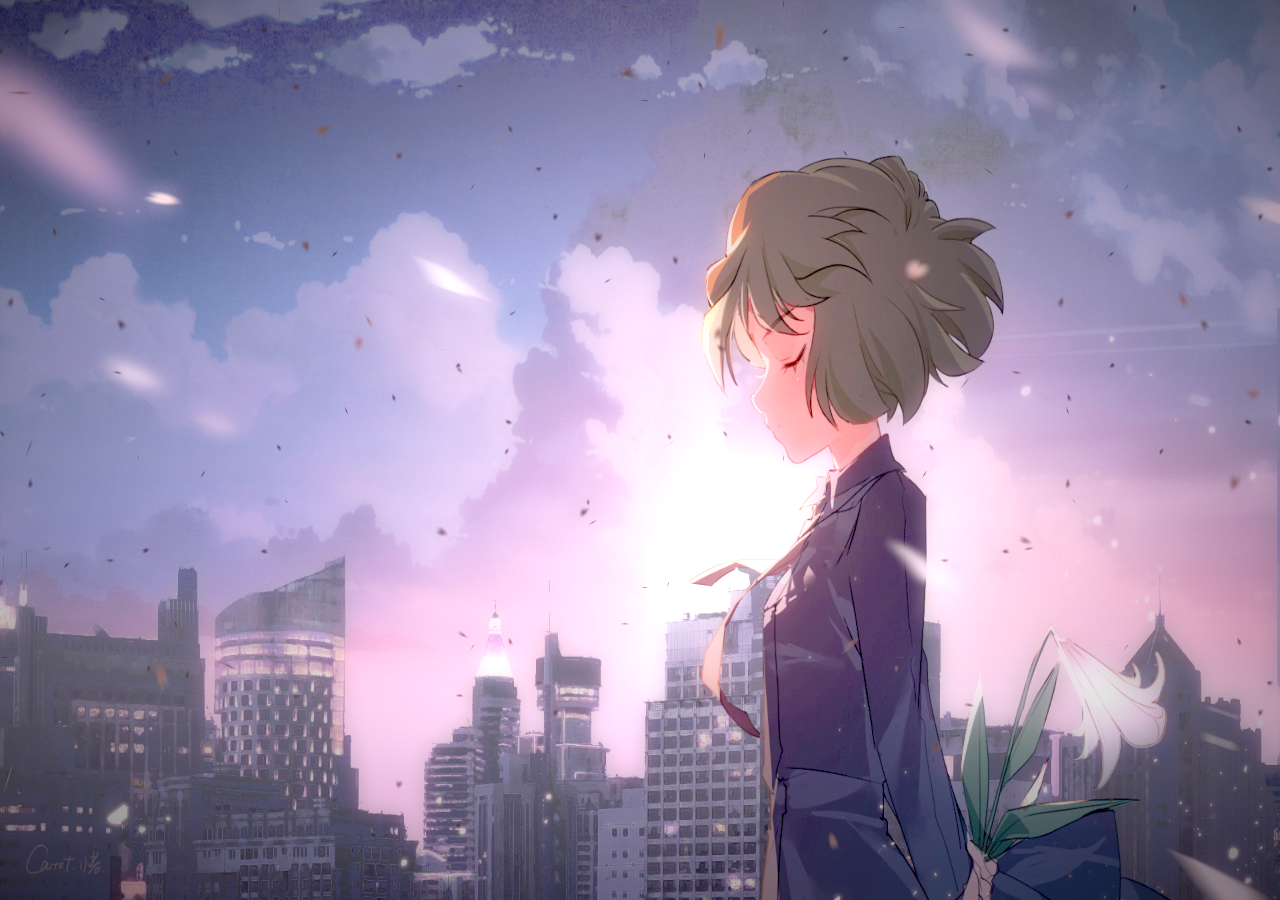
<file: index.html>
<!DOCTYPE html>
<html lang="zh">
<head>
  <meta charset="UTF-8">
  <meta name="viewport" content="width=device-width, initial-scale=1.0">
  <title>iceforever7</title>

  <link rel="stylesheet" href="css/index.css">
  <link rel="icon" href="img/favicon.ico" type="image/x-icon">
  
</head>
<body>
  <canvas id="sakura"></canvas>
    <!-- sakura shader --> 
    <script id="sakura_point_vsh" type="x-shader/x_vertex">
      uniform mat4 uProjection;
      uniform mat4 uModelview;
      uniform vec3 uResolution;
      uniform vec3 uOffset;
      uniform vec3 uDOF;  //x:focus distance, y:focus radius, z:max radius
      uniform vec3 uFade; //x:start distance, y:half distance, z:near fade start
      
      attribute vec3 aPosition;
      attribute vec3 aEuler;
      attribute vec2 aMisc; //x:size, y:fade
      
      varying vec3 pposition;
      varying float psize;
      varying float palpha;
      varying float pdist;
      
      //varying mat3 rotMat;
      varying vec3 normX;
      varying vec3 normY;
      varying vec3 normZ;
      varying vec3 normal;
      
      varying float diffuse;
      varying float specular;
      varying float rstop;
      varying float distancefade;
      
      void main(void) {
          // Projection is based on vertical angle
          vec4 pos = uModelview * vec4(aPosition + uOffset, 1.0);
          gl_Position = uProjection * pos;
          gl_PointSize = aMisc.x * uProjection[1][1] / -pos.z * uResolution.y * 0.5;
          
          pposition = pos.xyz;
          psize = aMisc.x;
          pdist = length(pos.xyz);
          palpha = smoothstep(0.0, 1.0, (pdist - 0.1) / uFade.z);
          
          vec3 elrsn = sin(aEuler);
          vec3 elrcs = cos(aEuler);
          mat3 rotx = mat3(
              1.0, 0.0, 0.0,
              0.0, elrcs.x, elrsn.x,
              0.0, -elrsn.x, elrcs.x
          );
          mat3 roty = mat3(
              elrcs.y, 0.0, -elrsn.y,
              0.0, 1.0, 0.0,
              elrsn.y, 0.0, elrcs.y
          );
          mat3 rotz = mat3(
              elrcs.z, elrsn.z, 0.0, 
              -elrsn.z, elrcs.z, 0.0,
              0.0, 0.0, 1.0
          );
          mat3 rotmat = rotx * roty * rotz;
          normal = rotmat[2];
          
          mat3 trrotm = mat3(
              rotmat[0][0], rotmat[1][0], rotmat[2][0],
              rotmat[0][1], rotmat[1][1], rotmat[2][1],
              rotmat[0][2], rotmat[1][2], rotmat[2][2]
          );
          normX = trrotm[0];
          normY = trrotm[1];
          normZ = trrotm[2];
          
          const vec3 lit = vec3(0.6917144638660746, 0.6917144638660746, -0.20751433915982237);
          
          float tmpdfs = dot(lit, normal);
          if(tmpdfs < 0.0) {
              normal = -normal;
              tmpdfs = dot(lit, normal);
          }
          diffuse = 0.4 + tmpdfs;
          
          vec3 eyev = normalize(-pos.xyz);
          if(dot(eyev, normal) > 0.0) {
              vec3 hv = normalize(eyev + lit);
              specular = pow(max(dot(hv, normal), 0.0), 20.0);
          }
          else {
              specular = 0.0;
          }
          
          rstop = clamp((abs(pdist - uDOF.x) - uDOF.y) / uDOF.z, 0.0, 1.0);
          rstop = pow(rstop, 0.5);
          //-0.69315 = ln(0.5)
          distancefade = min(1.0, exp((uFade.x - pdist) * 0.69315 / uFade.y));
      }
      </script> 
        <script id="sakura_point_fsh" type="x-shader/x_fragment">
      #ifdef GL_ES
      //precision mediump float;
      precision highp float;
      #endif
      
      uniform vec3 uDOF;  //x:focus distance, y:focus radius, z:max radius
      uniform vec3 uFade; //x:start distance, y:half distance, z:near fade start
      
      const vec3 fadeCol = vec3(0.08, 0.03, 0.06);
      
      varying vec3 pposition;
      varying float psize;
      varying float palpha;
      varying float pdist;
      
      //varying mat3 rotMat;
      varying vec3 normX;
      varying vec3 normY;
      varying vec3 normZ;
      varying vec3 normal;
      
      varying float diffuse;
      varying float specular;
      varying float rstop;
      varying float distancefade;
      
      float ellipse(vec2 p, vec2 o, vec2 r) {
          vec2 lp = (p - o) / r;
          return length(lp) - 1.0;
      }
      
      void main(void) {
          vec3 p = vec3(gl_PointCoord - vec2(0.5, 0.5), 0.0) * 2.0;
          vec3 d = vec3(0.0, 0.0, -1.0);
          float nd = normZ.z; //dot(-normZ, d);
          if(abs(nd) < 0.0001) discard;
          
          float np = dot(normZ, p);
          vec3 tp = p + d * np / nd;
          vec2 coord = vec2(dot(normX, tp), dot(normY, tp));
          
          //angle = 15 degree
          const float flwrsn = 0.258819045102521;
          const float flwrcs = 0.965925826289068;
          mat2 flwrm = mat2(flwrcs, -flwrsn, flwrsn, flwrcs);
          vec2 flwrp = vec2(abs(coord.x), coord.y) * flwrm;
          
          float r;
          if(flwrp.x < 0.0) {
              r = ellipse(flwrp, vec2(0.065, 0.024) * 0.5, vec2(0.36, 0.96) * 0.5);
          }
          else {
              r = ellipse(flwrp, vec2(0.065, 0.024) * 0.5, vec2(0.58, 0.96) * 0.5);
          }
          
          if(r > rstop) discard;
          
          vec3 col = mix(vec3(1.0, 0.8, 0.75), vec3(1.0, 0.9, 0.87), r);
          float grady = mix(0.0, 1.0, pow(coord.y * 0.5 + 0.5, 0.35));
          col *= vec3(1.0, grady, grady);
          col *= mix(0.8, 1.0, pow(abs(coord.x), 0.3));
          col = col * diffuse + specular;
          
          col = mix(fadeCol, col, distancefade);
          
          float alpha = (rstop > 0.001)? (0.5 - r / (rstop * 2.0)) : 1.0;
          alpha = smoothstep(0.0, 1.0, alpha) * palpha;
          
          gl_FragColor = vec4(col * 0.5, alpha);
      }
      </script> 
        <!-- effects --> 
        <script id="fx_common_vsh" type="x-shader/x_vertex">
      uniform vec3 uResolution;
      attribute vec2 aPosition;
      
      varying vec2 texCoord;
      varying vec2 screenCoord;
      
      void main(void) {
          gl_Position = vec4(aPosition, 0.0, 1.0);
          texCoord = aPosition.xy * 0.5 + vec2(0.5, 0.5);
          screenCoord = aPosition.xy * vec2(uResolution.z, 1.0);
      }
      </script> 
        <script id="bg_fsh" type="x-shader/x_fragment">
          #ifdef GL_ES
          precision highp float;
          #endif
          
          uniform sampler2D uBackgroundTex; // 背景纹理
          varying vec2 texCoord;
          varying vec2 screenCoord;
          
          void main(void) {
              vec4 bgColor = texture2D(uBackgroundTex, texCoord);
              bgColor.rgb *= 0.4; // 背景颜色减弱
              gl_FragColor = bgColor;
          }
      </script> 
        <script id="fx_brightbuf_fsh" type="x-shader/x_fragment">
      #ifdef GL_ES
      //precision mediump float;
      precision highp float;
      #endif
      uniform sampler2D uSrc;
      uniform vec2 uDelta;
      
      varying vec2 texCoord;
      varying vec2 screenCoord;
      
      void main(void) {
          vec4 col = texture2D(uSrc, texCoord);
          gl_FragColor = vec4(col.rgb * 2.0 - vec3(0.5), 1.0);
      }
      </script> 
        <script id="fx_dirblur_r4_fsh" type="x-shader/x_fragment">
      #ifdef GL_ES
      //precision mediump float;
      precision highp float;
      #endif
      uniform sampler2D uSrc;
      uniform vec2 uDelta;
      uniform vec4 uBlurDir; //dir(x, y), stride(z, w)
      
      varying vec2 texCoord;
      varying vec2 screenCoord;
      
      void main(void) {
          vec4 col = texture2D(uSrc, texCoord);
          col = col + texture2D(uSrc, texCoord + uBlurDir.xy * uDelta);
          col = col + texture2D(uSrc, texCoord - uBlurDir.xy * uDelta);
          col = col + texture2D(uSrc, texCoord + (uBlurDir.xy + uBlurDir.zw) * uDelta);
          col = col + texture2D(uSrc, texCoord - (uBlurDir.xy + uBlurDir.zw) * uDelta);
          gl_FragColor = col / 5.0;
      }
      </script> 
        <!-- effect fragment shader template --> 
        <script id="fx_common_fsh" type="x-shader/x_fragment">
      #ifdef GL_ES
      //precision mediump float;
      precision highp float;
      #endif
      uniform sampler2D uSrc;
      uniform vec2 uDelta;
      
      varying vec2 texCoord;
      varying vec2 screenCoord;
      
      void main(void) {
          gl_FragColor = texture2D(uSrc, texCoord);
      }
      </script> 
        <!-- post processing --> 
        <script id="pp_final_vsh" type="x-shader/x_vertex">
      uniform vec3 uResolution;
      attribute vec2 aPosition;
      varying vec2 texCoord;
      varying vec2 screenCoord;
      void main(void) {
          gl_Position = vec4(aPosition, 0.0, 1.0);
          texCoord = aPosition.xy * 0.5 + vec2(0.5, 0.5);
          screenCoord = aPosition.xy * vec2(uResolution.z, 1.0);
      }
      </script> 
        <script id="pp_final_fsh" type="x-shader/x_fragment">
      #ifdef GL_ES
      //precision mediump float;
      precision highp float;
      #endif
      uniform sampler2D uSrc;
      uniform sampler2D uBloom;
      uniform vec2 uDelta;
      varying vec2 texCoord;
      varying vec2 screenCoord;
      void main(void) {
          vec4 srccol = texture2D(uSrc, texCoord) * 2.0;
          vec4 bloomcol = texture2D(uBloom, texCoord);
          vec4 col;
          col = srccol + bloomcol * (vec4(1.0) + srccol);
          col *= smoothstep(1.0, 0.0, pow(length((texCoord - vec2(0.5)) * 2.0), 1.2) * 0.5);
          col = pow(col, vec4(0.45454545454545)); //(1.0 / 2.2)
          
          gl_FragColor = vec4(col.rgb, 1.0);
          gl_FragColor.a = 1.0;
      }
      </script> 
<script>

  var backgroundTexture = null;
  function loadBackgroundTexture(url, callback) {
    var img = new Image();
    img.crossOrigin = "anonymous"; // 如果图片来自跨域，需要设置crossOrigin
    img.onload = function() {
        backgroundTexture = gl.createTexture();
        gl.bindTexture(gl.TEXTURE_2D, backgroundTexture);
        gl.pixelStorei(gl.UNPACK_FLIP_Y_WEBGL, true);
        gl.texImage2D(gl.TEXTURE_2D, 0, gl.RGBA, gl.RGBA, gl.UNSIGNED_BYTE, img);
        gl.texParameteri(gl.TEXTURE_2D, gl.TEXTURE_WRAP_S, gl.CLAMP_TO_EDGE);
        gl.texParameteri(gl.TEXTURE_2D, gl.TEXTURE_WRAP_T, gl.CLAMP_TO_EDGE);
        gl.texParameteri(gl.TEXTURE_2D, gl.TEXTURE_MIN_FILTER, gl.LINEAR);
        gl.texParameteri(gl.TEXTURE_2D, gl.TEXTURE_MAG_FILTER, gl.LINEAR);
        gl.bindTexture(gl.TEXTURE_2D, null);
        if(callback) callback();
    };
    img.onerror = function(e) {
        console.error("Failed to load background image.");
        if(callback) callback(e);
    };
    img.src = "img/background.png"; // 请确保此路径下有background.jpg图片
  }
    // Utilities
    var Vector3 = {};
    var Matrix44 = {};
    Vector3.create = function(x, y, z) {
        return {'x':x, 'y':y, 'z':z};
    };
    Vector3.dot = function (v0, v1) {
        return v0.x * v1.x + v0.y * v1.y + v0.z * v1.z;
    };
    Vector3.cross = function (v, v0, v1) {
        v.x = v0.y * v1.z - v0.z * v1.y;
        v.y = v0.z * v1.x - v0.x * v1.z;
        v.z = v0.x * v1.y - v0.y * v1.x;
    };
    Vector3.normalize = function (v) {
        var l = v.x * v.x + v.y * v.y + v.z * v.z;
        if(l > 0.00001) {
            l = 1.0 / Math.sqrt(l);
            v.x *= l;
            v.y *= l;
            v.z *= l;
        }
    };
    Vector3.arrayForm = function(v) {
        if(v.array) {
            v.array[0] = v.x;
            v.array[1] = v.y;
            v.array[2] = v.z;
        }
        else {
            v.array = new Float32Array([v.x, v.y, v.z]);
        }
        return v.array;
    };
    Matrix44.createIdentity = function () {
        return new Float32Array([1.0, 0.0, 0.0, 0.0, 0.0, 1.0, 0.0, 0.0, 0.0, 0.0, 1.0, 0.0, 0.0, 0.0, 0.0, 1.0]);
    };
    Matrix44.loadProjection = function (m, aspect, vdeg, near, far) {
        var h = near * Math.tan(vdeg * Math.PI / 180.0 * 0.5) * 2.0;
        var w = h * aspect;
        
        m[0] = 2.0 * near / w;
        m[1] = 0.0;
        m[2] = 0.0;
        m[3] = 0.0;
        
        m[4] = 0.0;
        m[5] = 2.0 * near / h;
        m[6] = 0.0;
        m[7] = 0.0;
        
        m[8] = 0.0;
        m[9] = 0.0;
        m[10] = -(far + near) / (far - near);
        m[11] = -1.0;
        
        m[12] = 0.0;
        m[13] = 0.0;
        m[14] = -2.0 * far * near / (far - near);
        m[15] = 0.0;
    };
    Matrix44.loadLookAt = function (m, vpos, vlook, vup) {
        var frontv = Vector3.create(vpos.x - vlook.x, vpos.y - vlook.y, vpos.z - vlook.z);
        Vector3.normalize(frontv);
        var sidev = Vector3.create(1.0, 0.0, 0.0);
        Vector3.cross(sidev, vup, frontv);
        Vector3.normalize(sidev);
        var topv = Vector3.create(1.0, 0.0, 0.0);
        Vector3.cross(topv, frontv, sidev);
        Vector3.normalize(topv);
        
        m[0] = sidev.x;
        m[1] = topv.x;
        m[2] = frontv.x;
        m[3] = 0.0;
        
        m[4] = sidev.y;
        m[5] = topv.y;
        m[6] = frontv.y;
        m[7] = 0.0;
        
        m[8] = sidev.z;
        m[9] = topv.z;
        m[10] = frontv.z;
        m[11] = 0.0;
        
        m[12] = -(vpos.x * m[0] + vpos.y * m[4] + vpos.z * m[8]);
        m[13] = -(vpos.x * m[1] + vpos.y * m[5] + vpos.z * m[9]);
        m[14] = -(vpos.x * m[2] + vpos.y * m[6] + vpos.z * m[10]);
        m[15] = 1.0;
    };
    
    //
    var timeInfo = {
        'start':0, 'prev':0, // Date
        'delta':0, 'elapsed':0 // Number(sec)
    };
    
    //
    var gl;
    var renderSpec = {
        'width':0,
        'height':0,
        'aspect':1,
        'array':new Float32Array(3),
        'halfWidth':0,
        'halfHeight':0,
        'halfArray':new Float32Array(3)
        // and some render targets. see setViewport()
    };
    renderSpec.setSize = function(w, h) {
        renderSpec.width = w;
        renderSpec.height = h;
        renderSpec.aspect = renderSpec.width / renderSpec.height;
        renderSpec.array[0] = renderSpec.width;
        renderSpec.array[1] = renderSpec.height;
        renderSpec.array[2] = renderSpec.aspect;
        
        renderSpec.halfWidth = Math.floor(w / 2);
        renderSpec.halfHeight = Math.floor(h / 2);
        renderSpec.halfArray[0] = renderSpec.halfWidth;
        renderSpec.halfArray[1] = renderSpec.halfHeight;
        renderSpec.halfArray[2] = renderSpec.halfWidth / renderSpec.halfHeight;
    };
    
    function deleteRenderTarget(rt) {
        gl.deleteFramebuffer(rt.frameBuffer);
        gl.deleteRenderbuffer(rt.renderBuffer);
        gl.deleteTexture(rt.texture);
    }
    
    function createRenderTarget(w, h) {
        var ret = {
            'width':w,
            'height':h,
            'sizeArray':new Float32Array([w, h, w / h]),
            'dtxArray':new Float32Array([1.0 / w, 1.0 / h])
        };
        ret.frameBuffer = gl.createFramebuffer();
        ret.renderBuffer = gl.createRenderbuffer();
        ret.texture = gl.createTexture();
        
        gl.bindTexture(gl.TEXTURE_2D, ret.texture);
        gl.texImage2D(gl.TEXTURE_2D, 0, gl.RGBA, w, h, 0, gl.RGBA, gl.UNSIGNED_BYTE, null);
        gl.texParameteri(gl.TEXTURE_2D, gl.TEXTURE_WRAP_S, gl.CLAMP_TO_EDGE);
        gl.texParameteri(gl.TEXTURE_2D, gl.TEXTURE_WRAP_T, gl.CLAMP_TO_EDGE);
        gl.texParameteri(gl.TEXTURE_2D, gl.TEXTURE_MAG_FILTER, gl.LINEAR);
        gl.texParameteri(gl.TEXTURE_2D, gl.TEXTURE_MIN_FILTER, gl.LINEAR);
        
        gl.bindFramebuffer(gl.FRAMEBUFFER, ret.frameBuffer);
        gl.framebufferTexture2D(gl.FRAMEBUFFER, gl.COLOR_ATTACHMENT0, gl.TEXTURE_2D, ret.texture, 0);
        
        gl.bindRenderbuffer(gl.RENDERBUFFER, ret.renderBuffer);
        gl.renderbufferStorage(gl.RENDERBUFFER, gl.DEPTH_COMPONENT16, w, h);
        gl.framebufferRenderbuffer(gl.FRAMEBUFFER, gl.DEPTH_ATTACHMENT, gl.RENDERBUFFER, ret.renderBuffer);
        
        gl.bindTexture(gl.TEXTURE_2D, null);
        gl.bindRenderbuffer(gl.RENDERBUFFER, null);
        gl.bindFramebuffer(gl.FRAMEBUFFER, null);
        
        return ret;
    }
    
    function compileShader(shtype, shsrc) {
      var retsh = gl.createShader(shtype);
      
      gl.shaderSource(retsh, shsrc);
      gl.compileShader(retsh);
      
      if(!gl.getShaderParameter(retsh, gl.COMPILE_STATUS)) {
        var errlog = gl.getShaderInfoLog(retsh);
        gl.deleteShader(retsh);
        console.error(errlog);
        return null;
      }
      return retsh;
    }
    
    function createShader(vtxsrc, frgsrc, uniformlist, attrlist) {
        var vsh = compileShader(gl.VERTEX_SHADER, vtxsrc);
        var fsh = compileShader(gl.FRAGMENT_SHADER, frgsrc);
        
        if(vsh == null || fsh == null) {
            return null;
        }
        
        var prog = gl.createProgram();
        gl.attachShader(prog, vsh);
        gl.attachShader(prog, fsh);
        
        gl.deleteShader(vsh);
        gl.deleteShader(fsh);
        
        gl.linkProgram(prog);
        if (!gl.getProgramParameter(prog, gl.LINK_STATUS)) {
            var errlog = gl.getProgramInfoLog(prog);
            console.error(errlog);
            return null;
        }
        
        if(uniformlist) {
            prog.uniforms = {};
            for(var i = 0; i < uniformlist.length; i++) {
                prog.uniforms[uniformlist[i]] = gl.getUniformLocation(prog, uniformlist[i]);
            }
        }
        
        if(attrlist) {
            prog.attributes = {};
            for(var i = 0; i < attrlist.length; i++) {
                var attr = attrlist[i];
                prog.attributes[attr] = gl.getAttribLocation(prog, attr);
            }
        }
        
        return prog;
    }
    
    function useShader(prog) {
        gl.useProgram(prog);
        for(var attr in prog.attributes) {
            gl.enableVertexAttribArray(prog.attributes[attr]);;
        }
    }
    
    function unuseShader(prog) {
        for(var attr in prog.attributes) {
            gl.disableVertexAttribArray(prog.attributes[attr]);;
        }
        gl.useProgram(null);
    }
    
    /////
    var projection = {
        'angle':60,
        'nearfar':new Float32Array([0.1, 100.0]),
        'matrix':Matrix44.createIdentity()
    };
    var camera = {
        'position':Vector3.create(0, 0, 100),
        'lookat':Vector3.create(0, 0, 0),
        'up':Vector3.create(0, 1, 0),
        'dof':Vector3.create(10.0, 4.0, 8.0),
        'matrix':Matrix44.createIdentity()
    };
    
    var pointFlower = {};
    var meshFlower = {};
    var sceneStandBy = false;
    
    var BlossomParticle = function () {
        this.velocity = new Array(3);
        this.rotation = new Array(3);
        this.position = new Array(3);
        this.euler = new Array(3);
        this.size = 1.0;
        this.alpha = 1.0;
        this.zkey = 0.0;
    };
    
    BlossomParticle.prototype.setVelocity = function (vx, vy, vz) {
        this.velocity[0] = vx;
        this.velocity[1] = vy;
        this.velocity[2] = vz;
    };
    
    BlossomParticle.prototype.setRotation = function (rx, ry, rz) {
        this.rotation[0] = rx;
        this.rotation[1] = ry;
        this.rotation[2] = rz;
    };
    
    BlossomParticle.prototype.setPosition = function (nx, ny, nz) {
        this.position[0] = nx;
        this.position[1] = ny;
        this.position[2] = nz;
    };
    
    BlossomParticle.prototype.setEulerAngles = function (rx, ry, rz) {
        this.euler[0] = rx;
        this.euler[1] = ry;
        this.euler[2] = rz;
    };
    
    BlossomParticle.prototype.setSize = function (s) {
        this.size = s;
    };
    
    BlossomParticle.prototype.update = function (dt, et) {
        this.position[0] += this.velocity[0] * dt;
        this.position[1] += this.velocity[1] * dt;
        this.position[2] += this.velocity[2] * dt;
        
        this.euler[0] += this.rotation[0] * dt;
        this.euler[1] += this.rotation[1] * dt;
        this.euler[2] += this.rotation[2] * dt;
    };
    
    function createPointFlowers() {
        // get point sizes
        var prm = gl.getParameter(gl.ALIASED_POINT_SIZE_RANGE);
        renderSpec.pointSize = {'min':prm[0], 'max':prm[1]};
        
        var vtxsrc = document.getElementById("sakura_point_vsh").textContent;
        var frgsrc = document.getElementById("sakura_point_fsh").textContent;
        
        pointFlower.program = createShader(
            vtxsrc, frgsrc,
            ['uProjection', 'uModelview', 'uResolution', 'uOffset', 'uDOF', 'uFade'],
            ['aPosition', 'aEuler', 'aMisc']
        );
        
        useShader(pointFlower.program);
        pointFlower.offset = new Float32Array([0.0, 0.0, 0.0]);
        pointFlower.fader = Vector3.create(0.0, 10.0, 0.0);
        
        // paramerters: velocity[3], rotate[3]
        pointFlower.numFlowers = 80;//花瓣数
        pointFlower.particles = new Array(pointFlower.numFlowers);
        // vertex attributes {position[3], euler_xyz[3], size[1]}
        pointFlower.dataArray = new Float32Array(pointFlower.numFlowers * (3 + 3 + 2));
        pointFlower.positionArrayOffset = 0;
        pointFlower.eulerArrayOffset = pointFlower.numFlowers * 3;
        pointFlower.miscArrayOffset = pointFlower.numFlowers * 6;
        
        pointFlower.buffer = gl.createBuffer();
        gl.bindBuffer(gl.ARRAY_BUFFER, pointFlower.buffer);
        gl.bufferData(gl.ARRAY_BUFFER, pointFlower.dataArray, gl.DYNAMIC_DRAW);
        gl.bindBuffer(gl.ARRAY_BUFFER, null);
        
        unuseShader(pointFlower.program);
        
        for(var i = 0; i < pointFlower.numFlowers; i++) {
            pointFlower.particles[i] = new BlossomParticle();
        }
    }
    
    function initPointFlowers() {
        //area
        pointFlower.area = Vector3.create(20.0, 20.0, 20.0);
        pointFlower.area.x = pointFlower.area.y * renderSpec.aspect;
        
        pointFlower.fader.x = 10.0; //env fade start
        pointFlower.fader.y = pointFlower.area.z; //env fade half
        pointFlower.fader.z = 0.1;  //near fade start
        
        //particles
        var PI2 = Math.PI * 2.0;
        var tmpv3 = Vector3.create(0, 0, 0);
        var tmpv = 0;
        var symmetryrand = function() {return (Math.random() * 2.0 - 1.0);};
        for(var i = 0; i < pointFlower.numFlowers; i++) {
            var tmpprtcl = pointFlower.particles[i];
            
            //velocity
            tmpv3.x = symmetryrand() * 0.3 + 0.8;
            tmpv3.y = symmetryrand() * 0.2 - 1.0;
            tmpv3.z = symmetryrand() * 0.3 + 0.5;
            Vector3.normalize(tmpv3);
            tmpv = 2.0 + Math.random() * 1.0;
            tmpprtcl.setVelocity(tmpv3.x * tmpv, tmpv3.y * tmpv, tmpv3.z * tmpv);
            
            //rotation
            tmpprtcl.setRotation(
                symmetryrand() * PI2 * 0.5,
                symmetryrand() * PI2 * 0.5,
                symmetryrand() * PI2 * 0.5
            );
            
            //position
            tmpprtcl.setPosition(
                symmetryrand() * pointFlower.area.x,
                symmetryrand() * pointFlower.area.y,
                symmetryrand() * pointFlower.area.z
            );
            
            //euler
            tmpprtcl.setEulerAngles(
                Math.random() * Math.PI * 2.0,
                Math.random() * Math.PI * 2.0,
                Math.random() * Math.PI * 2.0
            );
            
            //size
            tmpprtcl.setSize(0.9 + Math.random() * 0.1);
        }
    }
    
    function renderPointFlowers() {
        //update
        var PI2 = Math.PI * 2.0;
        var limit = [pointFlower.area.x, pointFlower.area.y, pointFlower.area.z];
        var repeatPos = function (prt, cmp, limit) {
            if(Math.abs(prt.position[cmp]) - prt.size * 0.5 > limit) {
                //out of area
                if(prt.position[cmp] > 0) {
                    prt.position[cmp] -= limit * 2.0;
                }
                else {
                    prt.position[cmp] += limit * 2.0;
                }
            }
        };
        var repeatEuler = function (prt, cmp) {
            prt.euler[cmp] = prt.euler[cmp] % PI2;
            if(prt.euler[cmp] < 0.0) {
                prt.euler[cmp] += PI2;
            }
        };
        
        for(var i = 0; i < pointFlower.numFlowers; i++) {
            var prtcl = pointFlower.particles[i];
            prtcl.update(timeInfo.delta, timeInfo.elapsed);
            repeatPos(prtcl, 0, pointFlower.area.x);
            repeatPos(prtcl, 1, pointFlower.area.y);
            repeatPos(prtcl, 2, pointFlower.area.z);
            repeatEuler(prtcl, 0);
            repeatEuler(prtcl, 1);
            repeatEuler(prtcl, 2);
            
            prtcl.alpha = 1.0;//(pointFlower.area.z - prtcl.position[2]) * 0.5;
            
            prtcl.zkey = (camera.matrix[2] * prtcl.position[0]
                        + camera.matrix[6] * prtcl.position[1]
                        + camera.matrix[10] * prtcl.position[2]
                        + camera.matrix[14]);
        }
        
        // sort
        pointFlower.particles.sort(function(p0, p1){return p0.zkey - p1.zkey;});
        
        // update data
        var ipos = pointFlower.positionArrayOffset;
        var ieuler = pointFlower.eulerArrayOffset;
        var imisc = pointFlower.miscArrayOffset;
        for(var i = 0; i < pointFlower.numFlowers; i++) {
            var prtcl = pointFlower.particles[i];
            pointFlower.dataArray[ipos] = prtcl.position[0];
            pointFlower.dataArray[ipos + 1] = prtcl.position[1];
            pointFlower.dataArray[ipos + 2] = prtcl.position[2];
            ipos += 3;
            pointFlower.dataArray[ieuler] = prtcl.euler[0];
            pointFlower.dataArray[ieuler + 1] = prtcl.euler[1];
            pointFlower.dataArray[ieuler + 2] = prtcl.euler[2];
            ieuler += 3;
            pointFlower.dataArray[imisc] = prtcl.size;
            pointFlower.dataArray[imisc + 1] = prtcl.alpha;
            imisc += 2;
        }
        
        //draw
        gl.enable(gl.BLEND);
        //gl.disable(gl.DEPTH_TEST);
        gl.blendFunc(gl.SRC_ALPHA, gl.ONE_MINUS_SRC_ALPHA);
        
        var prog = pointFlower.program;
        useShader(prog);
        
        gl.uniformMatrix4fv(prog.uniforms.uProjection, false, projection.matrix);
        gl.uniformMatrix4fv(prog.uniforms.uModelview, false, camera.matrix);
        gl.uniform3fv(prog.uniforms.uResolution, renderSpec.array);
        gl.uniform3fv(prog.uniforms.uDOF, Vector3.arrayForm(camera.dof));
        gl.uniform3fv(prog.uniforms.uFade, Vector3.arrayForm(pointFlower.fader));
        
        gl.bindBuffer(gl.ARRAY_BUFFER, pointFlower.buffer);
        gl.bufferData(gl.ARRAY_BUFFER, pointFlower.dataArray, gl.DYNAMIC_DRAW);
        
        gl.vertexAttribPointer(prog.attributes.aPosition, 3, gl.FLOAT, false, 0, pointFlower.positionArrayOffset * Float32Array.BYTES_PER_ELEMENT);
        gl.vertexAttribPointer(prog.attributes.aEuler, 3, gl.FLOAT, false, 0, pointFlower.eulerArrayOffset * Float32Array.BYTES_PER_ELEMENT);
        gl.vertexAttribPointer(prog.attributes.aMisc, 2, gl.FLOAT, false, 0, pointFlower.miscArrayOffset * Float32Array.BYTES_PER_ELEMENT);
        
        // doubler
        for(var i = 1; i < 2; i++) {
            var zpos = i * -2.0;
            pointFlower.offset[0] = pointFlower.area.x * -1.0;
            pointFlower.offset[1] = pointFlower.area.y * -1.0;
            pointFlower.offset[2] = pointFlower.area.z * zpos;
            gl.uniform3fv(prog.uniforms.uOffset, pointFlower.offset);
            gl.drawArrays(gl.POINT, 0, pointFlower.numFlowers);
            
            pointFlower.offset[0] = pointFlower.area.x * -1.0;
            pointFlower.offset[1] = pointFlower.area.y *  1.0;
            pointFlower.offset[2] = pointFlower.area.z * zpos;
            gl.uniform3fv(prog.uniforms.uOffset, pointFlower.offset);
            gl.drawArrays(gl.POINT, 0, pointFlower.numFlowers);
            
            pointFlower.offset[0] = pointFlower.area.x *  1.0;
            pointFlower.offset[1] = pointFlower.area.y * -1.0;
            pointFlower.offset[2] = pointFlower.area.z * zpos;
            gl.uniform3fv(prog.uniforms.uOffset, pointFlower.offset);
            gl.drawArrays(gl.POINT, 0, pointFlower.numFlowers);
            
            pointFlower.offset[0] = pointFlower.area.x *  1.0;
            pointFlower.offset[1] = pointFlower.area.y *  1.0;
            pointFlower.offset[2] = pointFlower.area.z * zpos;
            gl.uniform3fv(prog.uniforms.uOffset, pointFlower.offset);
            gl.drawArrays(gl.POINT, 0, pointFlower.numFlowers);
        }
        
        //main
        pointFlower.offset[0] = 0.0;
        pointFlower.offset[1] = 0.0;
        pointFlower.offset[2] = 0.0;
        gl.uniform3fv(prog.uniforms.uOffset, pointFlower.offset);
        gl.drawArrays(gl.POINT, 0, pointFlower.numFlowers);
        
        gl.bindBuffer(gl.ARRAY_BUFFER, null);
        unuseShader(prog);
        
        gl.enable(gl.DEPTH_TEST);
        gl.disable(gl.BLEND);
    }
    
    // effects
    //common util
    function createEffectProgram(vtxsrc, frgsrc, exunifs, exattrs) {
        var ret = {};
        var unifs = ['uResolution', 'uSrc', 'uDelta'];
        if(exunifs) {
            unifs = unifs.concat(exunifs);
        }
        var attrs = ['aPosition'];
        if(exattrs) {
            attrs = attrs.concat(exattrs);
        }
        
        ret.program = createShader(vtxsrc, frgsrc, unifs, attrs);
        useShader(ret.program);
        
        ret.dataArray = new Float32Array([
            -1.0, -1.0,
              1.0, -1.0,
            -1.0,  1.0,
              1.0,  1.0
        ]);
        ret.buffer = gl.createBuffer();
        gl.bindBuffer(gl.ARRAY_BUFFER, ret.buffer);
        gl.bufferData(gl.ARRAY_BUFFER, ret.dataArray, gl.STATIC_DRAW);
        
        gl.bindBuffer(gl.ARRAY_BUFFER, null);
        unuseShader(ret.program);
        
        return ret;
    }
    
    // basic usage
    // useEffect(prog, srctex({'texture':texid, 'dtxArray':(f32)[dtx, dty]})); //basic initialize
    // gl.uniform**(...); //additional uniforms
    // drawEffect()
    // unuseEffect(prog)
    // TEXTURE0 makes src
    function useEffect(fxobj, srctex) {
        var prog = fxobj.program;
        useShader(prog);
        gl.uniform3fv(prog.uniforms.uResolution, renderSpec.array);
        
        if (srctex != null) {
        if (srctex.dtxArray) {
          gl.uniform2fv(prog.uniforms.uDelta, srctex.dtxArray);
        }
        gl.uniform1i(prog.uniforms.uSrc, 0);
        gl.activeTexture(gl.TEXTURE0);
        gl.bindTexture(gl.TEXTURE_2D, srctex.texture);
    }
    }
    function drawEffect(fxobj) {
        gl.bindBuffer(gl.ARRAY_BUFFER, fxobj.buffer);
        gl.vertexAttribPointer(fxobj.program.attributes.aPosition, 2, gl.FLOAT, false, 0, 0);
        gl.drawArrays(gl.TRIANGLE_STRIP, 0, 4);
    }
    function unuseEffect(fxobj) {
        unuseShader(fxobj.program);
    }
    
    var effectLib = {};
    function createEffectLib() {
        
        var vtxsrc, frgsrc;
        //common
        var cmnvtxsrc = document.getElementById("fx_common_vsh").textContent;
        
        //background
        frgsrc = document.getElementById("bg_fsh").textContent;
        effectLib.sceneBg = createEffectProgram(cmnvtxsrc, frgsrc,  ['uTimes', 'uBackgroundTex'],null);
        
        // make brightpixels buffer
        frgsrc = document.getElementById("fx_brightbuf_fsh").textContent;
        effectLib.mkBrightBuf = createEffectProgram(cmnvtxsrc, frgsrc, null, null);
        
        // direction blur
        frgsrc = document.getElementById("fx_dirblur_r4_fsh").textContent;
        effectLib.dirBlur = createEffectProgram(cmnvtxsrc, frgsrc, ['uBlurDir'], null);
        
        //final composite
        vtxsrc = document.getElementById("pp_final_vsh").textContent;
        frgsrc = document.getElementById("pp_final_fsh").textContent;
        effectLib.finalComp = createEffectProgram(vtxsrc, frgsrc, ['uBloom'], null);
    }
    
    // backgroundAEINK
    function createBackground() {
        //console.log("create background");
    }
    function initBackground() {
        //console.log("init background");AEINK
    }
    function renderBackground() {
      gl.disable(gl.DEPTH_TEST);
      
      useEffect(effectLib.sceneBg, { texture: backgroundTexture });
      
      // 传递背景纹理
      gl.activeTexture(gl.TEXTURE0);
      gl.bindTexture(gl.TEXTURE_2D, backgroundTexture);
      gl.uniform1i(effectLib.sceneBg.program.uniforms.uBackgroundTex, 0);
      
      drawEffect(effectLib.sceneBg);
      unuseEffect(effectLib.sceneBg);
      
      gl.enable(gl.DEPTH_TEST);
    }
    // post process
    var postProcess = {};
    function createPostProcess() {
        //console.log("create post process");
    }
    function initPostProcess() {
        //console.log("init post process");
    }
    
    function renderPostProcess() {
       
        gl.disable(gl.DEPTH_TEST);
        var bindRT = function (rt, isclear) {
            gl.bindFramebuffer(gl.FRAMEBUFFER, rt.frameBuffer);
            gl.viewport(0, 0, rt.width, rt.height);
            if(isclear) {
                gl.clearColor(0, 0, 0, 0);
                gl.clear(gl.COLOR_BUFFER_BIT | gl.DEPTH_BUFFER_BIT);
            }
        };
        
        //make bright buff
        bindRT(renderSpec.wHalfRT0, true);
        useEffect(effectLib.mkBrightBuf, renderSpec.mainRT);
        drawEffect(effectLib.mkBrightBuf);
        unuseEffect(effectLib.mkBrightBuf);
        
        // make bloom
        for(var i = 0; i < 2; i++) {
            var p = 1.5 + 1 * i;
            var s = 2.0 + 1 * i;
            bindRT(renderSpec.wHalfRT1, true);
            useEffect(effectLib.dirBlur, renderSpec.wHalfRT0);
            gl.uniform4f(effectLib.dirBlur.program.uniforms.uBlurDir, p, 0.0, s, 0.0);
            drawEffect(effectLib.dirBlur);
            unuseEffect(effectLib.dirBlur);
            
            bindRT(renderSpec.wHalfRT0, true);
            useEffect(effectLib.dirBlur, renderSpec.wHalfRT1);
            gl.uniform4f(effectLib.dirBlur.program.uniforms.uBlurDir, 0.0, p, 0.0, s);
            drawEffect(effectLib.dirBlur);
            unuseEffect(effectLib.dirBlur);
        }
        
        //display
        gl.bindFramebuffer(gl.FRAMEBUFFER, null);
        gl.viewport(0, 0, renderSpec.width, renderSpec.height);
        gl.clear(gl.COLOR_BUFFER_BIT | gl.DEPTH_BUFFER_BIT);
        
        useEffect(effectLib.finalComp, renderSpec.mainRT);
        gl.uniform1i(effectLib.finalComp.program.uniforms.uBloom, 1);
        gl.activeTexture(gl.TEXTURE1);
        gl.bindTexture(gl.TEXTURE_2D, renderSpec.wHalfRT0.texture);
        drawEffect(effectLib.finalComp);
        unuseEffect(effectLib.finalComp);
        
        gl.enable(gl.DEPTH_TEST);
    }
    
    /////AEINK
    var SceneEnv = {};
    function createScene() {
        createEffectLib();
        createBackground();
        createPointFlowers();
        createPostProcess();
        sceneStandBy = true;
    }
    
    function initScene() {
        initBackground();
        initPointFlowers();
        initPostProcess();
        
        //camera.position.z = 17.320508;
        camera.position.z = pointFlower.area.z + projection.nearfar[0];
        projection.angle = Math.atan2(pointFlower.area.y, camera.position.z + pointFlower.area.z) * 180.0 / Math.PI * 2.0;
        Matrix44.loadProjection(projection.matrix, renderSpec.aspect, projection.angle, projection.nearfar[0], projection.nearfar[1]);
    }
    
    function renderScene() {
        //draw
        Matrix44.loadLookAt(camera.matrix, camera.position, camera.lookat, camera.up);
        
        gl.enable(gl.DEPTH_TEST);
        
        //gl.bindFramebuffer(gl.FRAMEBUFFER, null);
        gl.bindFramebuffer(gl.FRAMEBUFFER, renderSpec.mainRT.frameBuffer);
        gl.viewport(0, 0, renderSpec.mainRT.width, renderSpec.mainRT.height);
        gl.clearColor(0.005, 0, 0.05, 0);
        gl.clear(gl.COLOR_BUFFER_BIT | gl.DEPTH_BUFFER_BIT);
        
        renderBackground();
        renderPointFlowers();
        renderPostProcess();
    }
    
    /////
    function onResize(e) {
        makeCanvasFullScreen(document.getElementById("sakura"));
        setViewports();
        if(sceneStandBy) {
            initScene();
        }
    }
    
    function setViewports() {
        renderSpec.setSize(gl.canvas.width, gl.canvas.height);
        
        gl.clearColor(0.2, 0.2, 0.5, 1.0);
        gl.viewport(0, 0, renderSpec.width, renderSpec.height);
        
        var rtfunc = function (rtname, rtw, rth) {
            var rt = renderSpec[rtname];
            if(rt) deleteRenderTarget(rt);
            renderSpec[rtname] = createRenderTarget(rtw, rth);
        };
        rtfunc('mainRT', renderSpec.width, renderSpec.height);
        rtfunc('wFullRT0', renderSpec.width, renderSpec.height);
        rtfunc('wFullRT1', renderSpec.width, renderSpec.height);
        rtfunc('wHalfRT0', renderSpec.halfWidth, renderSpec.halfHeight);
        rtfunc('wHalfRT1', renderSpec.halfWidth, renderSpec.halfHeight);
    }
    
    function render() {
        renderScene();
    }
    
    var animating = true;
    function toggleAnimation(elm) {
        animating ^= true;
        if(animating) animate();
        if(elm) {
            elm.innerHTML = animating? "Stop":"Start";
        }
    }
    
    function stepAnimation() {
        if(!animating) animate();
    }
    
    function animate() {
        var curdate = new Date();
        timeInfo.elapsed = (curdate - timeInfo.start) / 1000.0;
        timeInfo.delta = (curdate - timeInfo.prev) / 1000.0;
        timeInfo.prev = curdate;
        
        if(animating) requestAnimationFrame(animate);
        render();
    }
    
    function makeCanvasFullScreen(canvas) {
        var b = document.body;
      var d = document.documentElement;
      fullw = Math.max(b.clientWidth , b.scrollWidth, d.scrollWidth, d.clientWidth);
      fullh = Math.max(b.clientHeight , b.scrollHeight, d.scrollHeight, d.clientHeight);
      canvas.width = fullw;
      canvas.height = fullh;
    }
    
    window.addEventListener('load', function(e) {
      var canvas = document.getElementById("sakura");
      try {
          makeCanvasFullScreen(canvas);
          gl = canvas.getContext('webgl') || canvas.getContext('experimental-webgl'); // 推荐使用标准WebGL上下文
      } catch(e) {
          alert("WebGL not supported." + e);
          console.error(e);
          return;
      }
      
      window.addEventListener('resize', onResize);
      
      setViewports();
      createScene();
      
      // 加载背景纹理后再初始化场景
      loadBackgroundTexture("img/background.jpg", function(err){
          if(err) {
              console.error("背景图片加载失败。");
          }
          initScene();
          
          timeInfo.start = new Date();
          timeInfo.prev = timeInfo.start;
          animate();
          document.getElementById('showbtn').style.display = 'block';
      });

      
        
    });
    
    //set window.requestAnimationFrame
    (function (w, r) {
        w['r'+r] = w['r'+r] || w['webkitR'+r] || w['mozR'+r] || w['msR'+r] || w['oR'+r] || function(c){ w.setTimeout(c, 1000 / 60); };
    })(window, 'equestAnimationFrame');
    </script> 

    
    
</body>
</html>
</file>
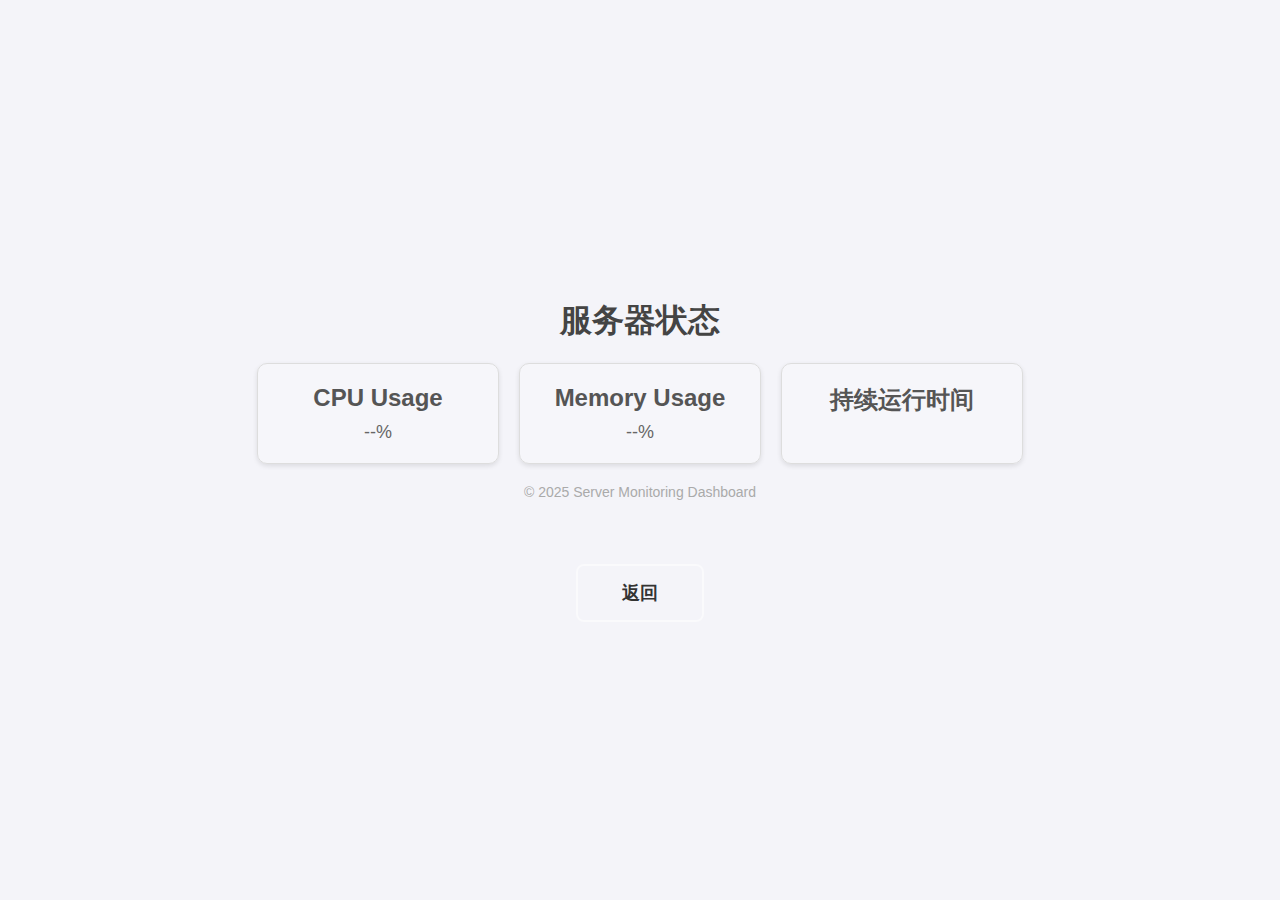
<file: part/monitor.html>
<!DOCTYPE html>
<html lang="en">
<head>
    <meta charset="UTF-8">
    <meta name="viewport" content="width=device-width, initial-scale=1.0">
    <title>服务器状态</title>
    <link rel="stylesheet" href="../css/monitor.css">
</head>
<body>
    <h1>服务器状态</h1>
    <div class="dashboard">
        <div class="card">
            <h2>CPU Usage</h2>
            <p id="cpu-usage">--%</p>
        </div>
        <div class="card">
            <h2>Memory Usage</h2>
            <p id="memory-usage">--%</p>
        </div>
        <div class="card">
            <h2>持续运行时间</h2>
            <p id="uptime"></p>
        </div>
    </div>
    <footer>
        &copy; 2025 Server Monitoring Dashboard
    </footer>
    <button class="btn" onclick="window.location.href='https://iceforever7.click';">返回</button>
    <script>
        const ws = new WebSocket('wss://iceforever7.click');
        ws.onopen = () => {
            console.log('WebSocket connection established.');
        };

        ws.onmessage = (event) => {
            const data = JSON.parse(event.data);
            document.getElementById('cpu-usage').textContent = data.cpuUsage;
            document.getElementById('memory-usage').textContent = data.memoryUsage;
            document.getElementById('uptime').textContent = data.uptime;
        };

        ws.onclose = () => {
            console.log('WebSocket connection closed.');
        };

        ws.onerror = (error) => {
            console.error('WebSocket error:', error);
        };
    </script>
</body>
</html>
</file>
<file: css/index.css>
html, body {
    width: 100%;
    height: 100%;
    margin: 0;
    padding: 0;
    overflow: hidden;
}

#sakura {
    display: block; /* 防止canvas元素有默认的内边距 */
    position: absolute; /* 使canvas元素铺满整个屏幕 */
    top: 0;
    left: 0;
    width: 100%; /* 让宽度自动填充 */
    height: 100%; /* 让高度自动填充 */
    z-index: -1;
}

/* 按钮样式 */
    .btn {
        background-color: transparent;
        color: #333; /* 文本颜色 */
        border: 2px solid rgba(255, 255, 255, 0.5);
        padding: 15px 30px;
        border-radius: 8px;
        font-size: 18px;
        text-transform: uppercase;
        font-weight: bold;
        cursor: pointer;
        display: block;
        transition: transform 0.3s ease, box-shadow 0.3s ease, background-color 0.3s ease;
    
        margin-top: 5%;
        margin-left: 0;
        width: 10%; /* 设置按钮宽度 */
        height: 10%; /* 设置按钮高度 */
    
    }

    /* 鼠标悬停效果 */
    .btn:hover {
      transform: translateY(-10px); /* 浮起 */
      box-shadow: 0 10px 20px rgba(0, 0, 0, 0.2); /* 阴影 */
      background-color: rgba(255, 255, 255, 0.3); /* 加强背景透明度 */
    }
</file>
<file: css/monitor.css>
body {
    font-family: 'Arial', sans-serif;
    margin: 0;
    padding: 0;
    background-color: #f4f4f9;
    color: #333;
    display: flex;
    flex-direction: column;
    align-items: center;
    justify-content: center;
    min-height: 100vh;
}

h1 {
    color: #444;
    margin-bottom: 20px;
}

.dashboard {
    display: flex;
    flex-wrap: wrap;
    gap: 20px;
    max-width: 800px;
}

.card {
    background: #ffffff3f;
    border: 1px solid #ddd;
    border-radius: 10px;
    padding: 20px;
    width: 200px;
    box-shadow: 0 2px 5px rgba(0, 0, 0, 0.1);
    text-align: center;
}

.card h2 {
    margin: 0 0 10px;
    font-size: 24px;
    color: #555;
}

.card p {
    margin: 0;
    font-size: 18px;
    color: #666;
}

footer {
    margin-top: 20px;
    font-size: 14px;
    color: #aaa;
}

/* 按钮样式 */
.btn {
    background-color: transparent;
    color: #333; /* 文本颜色 */
    border: 2px solid rgba(255, 255, 255, 0.5);
    padding: 15px 30px;
    border-radius: 8px;
    font-size: 18px;
    text-transform: uppercase;
    font-weight: bold;
    cursor: pointer;
    display: block;
    transition: transform 0.3s ease, box-shadow 0.3s ease, background-color 0.3s ease;

    margin-top: 5%;
    margin-left: 0;
    width: 10%; /* 设置按钮宽度 */
    height: 10%; /* 设置按钮高度 */

}

/* 鼠标悬停效果 */
.btn:hover {
  transform: translateY(-10px); /* 浮起 */
  box-shadow: 0 10px 20px rgba(0, 0, 0, 0.2); /* 阴影 */
  background-color: rgba(255, 255, 255, 0.3); /* 加强背景透明度 */
}
</file>
